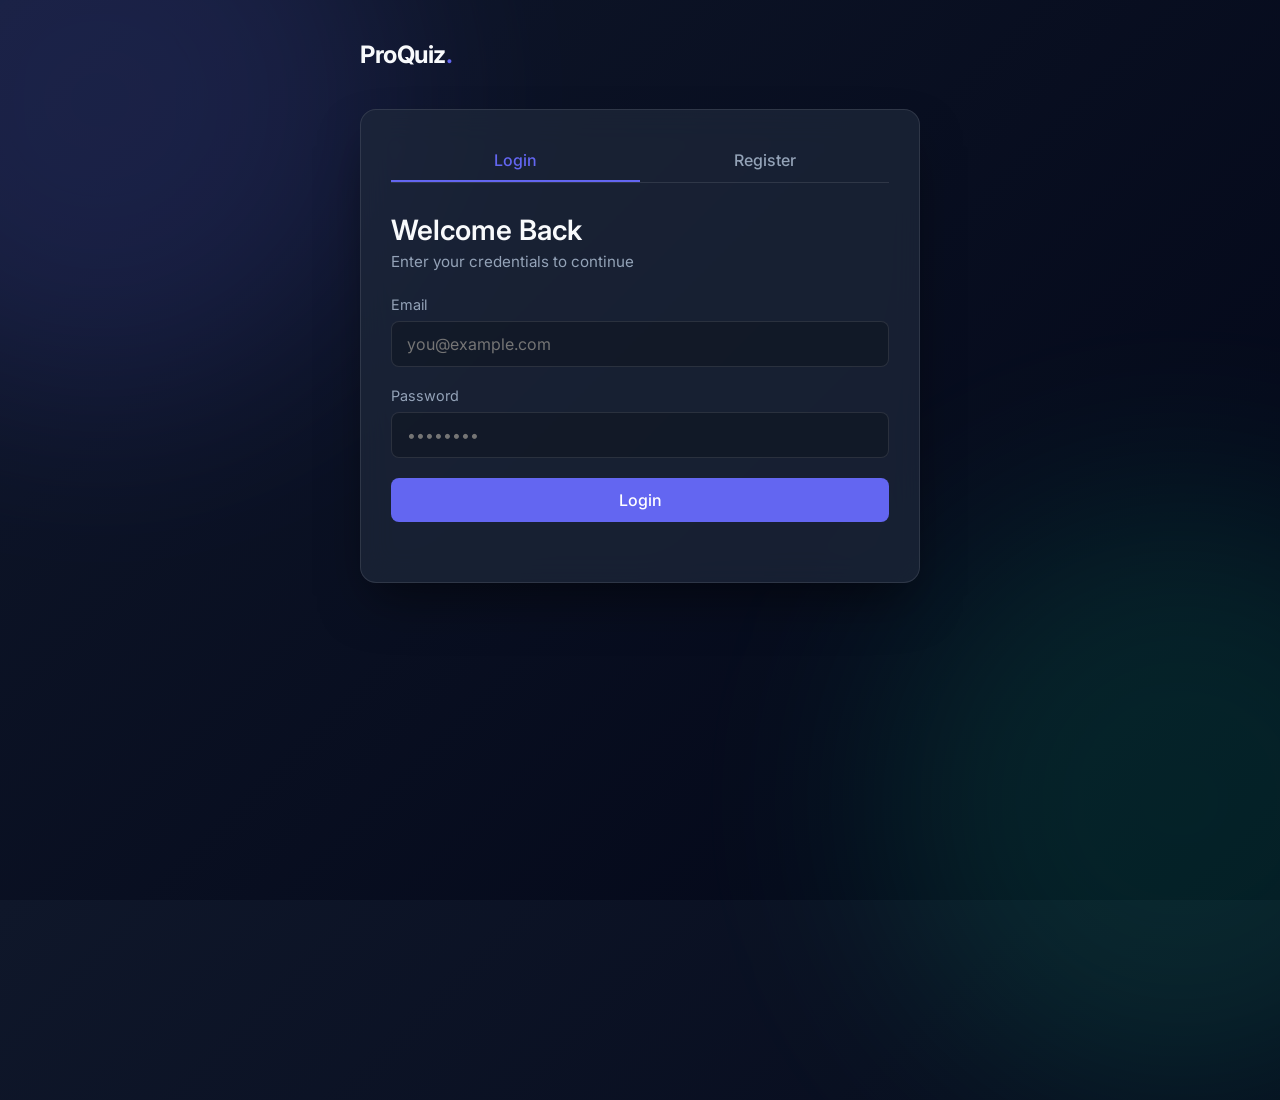
<file: Level-2-Quiz-App/index.html>
<!DOCTYPE html>
<html lang="en">
<head>
    <meta charset="UTF-8">
    <meta name="viewport" content="width=device-width, initial-scale=1.0">
    <title>ProQuiz - Master Your Tech Skills</title>
    <!-- Modern modern font -->
    <link href="https://fonts.googleapis.com/css2?family=Inter:wght@300;400;500;600;700&display=swap" rel="stylesheet">
    <link rel="stylesheet" href="style.css">
</head>
<body>
    <div class="app-container">
        <!-- Header -->
        <header class="header">
            <div class="logo">ProQuiz<span>.</span></div>
            <div id="user-profile" class="user-profile hidden">
                <span id="username-display"></span>
                <button id="logout-btn" class="btn-text">Logout</button>
            </div>
        </header>

        <!-- Main Content Area -->
        <main class="main-content">
            <!-- 1. Authentication Section -->
            <section id="auth-section" class="section glass-card active">
                <div class="auth-tabs">
                    <button class="tab-btn active" data-tab="login">Login</button>
                    <button class="tab-btn" data-tab="register">Register</button>
                </div>
                
                <form id="login-form" class="auth-form active">
                    <h2>Welcome Back</h2>
                    <p class="subtitle">Enter your credentials to continue</p>
                    <div class="input-group">
                        <label for="login-email">Email</label>
                        <input type="email" id="login-email" required placeholder="you@example.com">
                    </div>
                    <div class="input-group">
                        <label for="login-password">Password</label>
                        <input type="password" id="login-password" required placeholder="••••••••">
                    </div>
                    <button type="submit" class="btn-primary w-100">Login</button>
                    <p id="login-error" class="error-msg"></p>
                </form>

                <form id="register-form" class="auth-form hidden">
                    <h2>Create Account</h2>
                    <p class="subtitle">Start your learning journey today</p>
                    <div class="input-group">
                        <label for="reg-name">Full Name</label>
                        <input type="text" id="reg-name" required placeholder="John Doe">
                    </div>
                    <div class="input-group">
                        <label for="reg-email">Email</label>
                        <input type="email" id="reg-email" required placeholder="you@example.com">
                    </div>
                    <div class="input-group">
                        <label for="reg-password">Password</label>
                        <input type="password" id="reg-password" required placeholder="••••••••">
                    </div>
                    <button type="submit" class="btn-primary w-100">Register</button>
                    <p id="reg-error" class="error-msg"></p>
                </form>
            </section>

            <!-- 2. Dashboard Section -->
            <section id="dashboard-section" class="section hidden">
                <div class="dashboard-header">
                    <h2>Select a Domain</h2>
                    <p class="subtitle">Choose a topic to test your knowledge</p>
                </div>
                <div class="domain-grid" id="domain-grid">
                    <!-- Domain cards injected by JS -->
                </div>
                
                <div class="recent-scores glass-card mt-2">
                    <h3>Recent Scores</h3>
                    <div id="history-list" class="history-list">
                        <!-- History injected by JS -->
                    </div>
                </div>
            </section>

            <!-- 3. Quiz Section -->
            <section id="quiz-section" class="section glass-card hidden">
                <div class="quiz-header">
                    <div class="quiz-progress">
                        <span id="current-question-num">1</span> / <span id="total-questions-num">10</span>
                    </div>
                    <div class="timer">
                        <svg width="24" height="24" viewBox="0 0 24 24" fill="none" stroke="currentColor" stroke-width="2" stroke-linecap="round" stroke-linejoin="round"><circle cx="12" cy="12" r="10"></circle><polyline points="12 6 12 12 16 14"></polyline></svg>
                        <span id="time-left">00:30</span>
                    </div>
                </div>
                <div class="progress-bar-container">
                    <div id="progress-bar" class="progress-bar"></div>
                </div>
                
                <div class="question-container">
                    <h3 id="question-text">Loading question...</h3>
                    <div id="options-container" class="options-grid">
                        <!-- Options injected by JS -->
                    </div>
                </div>
                
                <div class="quiz-footer">
                    <div id="feedback-msg" class="feedback-msg"></div>
                    <button id="next-btn" class="btn-primary" disabled>Next Question <svg width="20" height="20" viewBox="0 0 24 24" fill="none" stroke="currentColor" stroke-width="2"><path d="M5 12h14M12 5l7 7-7 7"/></svg></button>
                </div>
            </section>

            <!-- 4. Result Section -->
            <section id="result-section" class="section glass-card hidden">
                <div class="result-header">
                    <h2 id="result-status">Quiz Completed!</h2>
                    <div class="score-circle">
                        <svg viewBox="0 0 36 36" class="circular-chart">
                            <path class="circle-bg" d="M18 2.0845 a 15.9155 15.9155 0 0 1 0 31.831 a 15.9155 15.9155 0 0 1 0 -31.831"/>
                            <path id="score-circle-path" class="circle" stroke-dasharray="0, 100" d="M18 2.0845 a 15.9155 15.9155 0 0 1 0 31.831 a 15.9155 15.9155 0 0 1 0 -31.831"/>
                            <text id="score-percentage" x="18" y="20.35" class="percentage">0%</text>
                        </svg>
                    </div>
                    <p id="total-score-text" class="total-score">You scored X out of Y</p>
                </div>
                
                <div class="stats-grid">
                    <div class="stat-box correct">
                        <span class="stat-label">Correct</span>
                        <span id="correct-count" class="stat-value">0</span>
                    </div>
                    <div class="stat-box wrong">
                        <span class="stat-label">Wrong</span>
                        <span id="wrong-count" class="stat-value">0</span>
                    </div>
                    <div class="stat-box time">
                        <span class="stat-label">Avg Time</span>
                        <span id="avg-time" class="stat-value">0s</span>
                    </div>
                </div>
                
                <div class="suggestion-box mt-2">
                    <h3>Feedback</h3>
                    <p id="improvement-suggestion">Great job!</p>
                </div>
                
                <div class="result-actions mt-2">
                    <button id="retry-btn" class="btn-outline">Try Again</button>
                    <button id="home-btn" class="btn-primary">Back to Dashboard</button>
                </div>
            </section>
        </main>
    </div>

    <script src="data.js"></script>
    <script src="app.js"></script>
</body>
</html>
</file>
<file: Level-2-Quiz-App/style.css>
:root {
    /* Color Palette */
    --primary: #6366f1;
    --primary-hover: #4f46e5;
    --primary-light: #e0e7ff;
    
    --bg-dark: #0f172a;
    --bg-darker: #020617;
    --text-main: #f8fafc;
    --text-muted: #94a3b8;
    
    --success: #10b981;
    --success-light: #d1fae5;
    --danger: #ef4444;
    --danger-light: #fee2e2;
    --warning: #f59e0b;
    
    --surface: rgba(30, 41, 59, 0.7);
    --surface-border: rgba(255, 255, 255, 0.1);
    
    --border-radius-sm: 8px;
    --border-radius-md: 16px;
    --border-radius-lg: 24px;
    
    --transition: all 0.3s cubic-bezier(0.4, 0, 0.2, 1);
}

* {
    margin: 0;
    padding: 0;
    box-sizing: border-box;
}

body {
    font-family: 'Inter', sans-serif;
    background: linear-gradient(135deg, var(--bg-dark), var(--bg-darker));
    color: var(--text-main);
    min-height: 100vh;
    display: flex;
    justify-content: center;
    align-items: center;
    overflow-x: hidden;
}

/* Background blob effects */
body::before, body::after {
    content: '';
    position: absolute;
    width: 600px;
    height: 600px;
    border-radius: 50%;
    filter: blur(100px);
    z-index: -1;
    opacity: 0.15;
}

body::before {
    background: var(--primary);
    top: -200px;
    left: -200px;
}

body::after {
    background: var(--success);
    bottom: -200px;
    right: -200px;
}

.app-container {
    width: 100%;
    max-width: 600px;
    padding: 20px;
    display: flex;
    flex-direction: column;
    height: 100vh;
    max-height: 900px;
}

/* Header */
.header {
    display: flex;
    justify-content: space-between;
    align-items: center;
    padding: 20px 0;
    margin-bottom: 20px;
}

.logo {
    font-size: 1.5rem;
    font-weight: 700;
    letter-spacing: -0.5px;
}

.logo span {
    color: var(--primary);
}

.user-profile {
    display: flex;
    align-items: center;
    gap: 15px;
    font-size: 0.9rem;
    color: var(--text-muted);
}

#username-display {
    font-weight: 500;
    color: var(--text-main);
}

/* Utilities */
.hidden {
    display: none !important;
}

.mt-2 { margin-top: 20px; }
.mb-2 { margin-bottom: 20px; }
.w-100 { width: 100%; }

/* Glass Card */
.glass-card {
    background: var(--surface);
    backdrop-filter: blur(16px);
    -webkit-backdrop-filter: blur(16px);
    border: 1px solid var(--surface-border);
    border-radius: var(--border-radius-md);
    padding: 30px;
    box-shadow: 0 25px 50px -12px rgba(0, 0, 0, 0.5);
}

section {
    animation: fadeIn 0.4s ease-out;
}

@keyframes fadeIn {
    from { opacity: 0; transform: translateY(10px); }
    to { opacity: 1; transform: translateY(0); }
}

/* Typography */
h2 {
    font-size: 1.75rem;
    margin-bottom: 5px;
    font-weight: 600;
}

.subtitle {
    color: var(--text-muted);
    font-size: 0.95rem;
    margin-bottom: 25px;
}

/* Buttons */
button {
    font-family: 'Inter', sans-serif;
    cursor: pointer;
    border: none;
    outline: none;
    transition: var(--transition);
}

.btn-primary {
    background: var(--primary);
    color: white;
    padding: 12px 24px;
    border-radius: var(--border-radius-sm);
    font-size: 1rem;
    font-weight: 500;
    display: flex;
    align-items: center;
    justify-content: center;
    gap: 10px;
}

.btn-primary:hover:not(:disabled) {
    background: var(--primary-hover);
    transform: translateY(-2px);
    box-shadow: 0 10px 15px -3px rgba(99, 102, 241, 0.4);
}

.btn-primary:active:not(:disabled) {
    transform: translateY(0);
}

.btn-primary:disabled {
    opacity: 0.5;
    cursor: not-allowed;
}

.btn-outline {
    background: transparent;
    color: var(--text-main);
    border: 1px solid var(--surface-border);
    padding: 12px 24px;
    border-radius: var(--border-radius-sm);
    font-size: 1rem;
    font-weight: 500;
}

.btn-outline:hover {
    background: rgba(255, 255, 255, 0.05);
}

.btn-text {
    background: none;
    color: var(--text-muted);
    font-weight: 500;
}

.btn-text:hover {
    color: var(--danger);
}

/* Forms */
.auth-tabs {
    display: flex;
    margin-bottom: 30px;
    border-bottom: 1px solid var(--surface-border);
}

.tab-btn {
    flex: 1;
    background: none;
    color: var(--text-muted);
    padding: 10px;
    font-size: 1rem;
    font-weight: 500;
    position: relative;
    border-bottom: 2px solid transparent;
}

.tab-btn.active {
    color: var(--primary);
    border-bottom: 2px solid var(--primary);
}

.input-group {
    margin-bottom: 20px;
    text-align: left;
}

.input-group label {
    display: block;
    margin-bottom: 8px;
    font-size: 0.9rem;
    color: var(--text-muted);
}

.input-group input {
    width: 100%;
    padding: 12px 15px;
    background: rgba(0, 0, 0, 0.2);
    border: 1px solid var(--surface-border);
    border-radius: var(--border-radius-sm);
    color: var(--text-main);
    font-family: 'Inter', sans-serif;
    font-size: 1rem;
    transition: var(--transition);
}

.input-group input:focus {
    outline: none;
    border-color: var(--primary);
    box-shadow: 0 0 0 3px rgba(99, 102, 241, 0.2);
}

.error-msg {
    color: var(--danger);
    font-size: 0.85rem;
    margin-top: 10px;
    text-align: center;
    min-height: 20px;
}

/* Dashboard */
.domain-grid {
    display: grid;
    grid-template-columns: repeat(2, 1fr);
    gap: 15px;
}

.domain-card {
    background: var(--surface);
    border: 1px solid var(--surface-border);
    border-radius: var(--border-radius-md);
    padding: 20px;
    text-align: center;
    cursor: pointer;
    transition: var(--transition);
    display: flex;
    flex-direction: column;
    align-items: center;
    gap: 10px;
}

.domain-card:hover {
    transform: translateY(-5px);
    border-color: var(--primary);
    background: rgba(30, 41, 59, 0.9);
    box-shadow: 0 10px 25px -5px rgba(0, 0, 0, 0.5);
}

.domain-icon {
    font-size: 2rem;
}

.domain-title {
    font-weight: 600;
    font-size: 1rem;
}

.domain-meta {
    font-size: 0.8rem;
    color: var(--text-muted);
}

.history-list {
    display: flex;
    flex-direction: column;
    gap: 10px;
    margin-top: 15px;
}

.history-item {
    display: flex;
    justify-content: space-between;
    padding: 15px;
    background: rgba(0, 0, 0, 0.2);
    border-radius: var(--border-radius-sm);
    font-size: 0.9rem;
}

.history-item .score {
    font-weight: 600;
    color: var(--primary);
}

/* Quiz Section */
.quiz-header {
    display: flex;
    justify-content: space-between;
    align-items: center;
    margin-bottom: 15px;
}

.quiz-progress {
    font-size: 0.9rem;
    font-weight: 500;
    color: var(--text-muted);
}

.timer {
    display: flex;
    align-items: center;
    gap: 8px;
    background: rgba(0, 0, 0, 0.3);
    padding: 8px 15px;
    border-radius: 20px;
    font-weight: 600;
    color: var(--warning);
}

.timer.danger {
    color: var(--danger);
    animation: pulse 1s infinite;
}

@keyframes pulse {
    0% { transform: scale(1); }
    50% { transform: scale(1.05); }
    100% { transform: scale(1); }
}

.progress-bar-container {
    width: 100%;
    height: 6px;
    background: rgba(255, 255, 255, 0.1);
    border-radius: 3px;
    margin-bottom: 30px;
    overflow: hidden;
}

.progress-bar {
    height: 100%;
    background: var(--primary);
    width: 0%;
    transition: width 0.3s ease;
}

.question-container h3 {
    font-size: 1.25rem;
    line-height: 1.5;
    margin-bottom: 25px;
    font-weight: 500;
}

.options-grid {
    display: flex;
    flex-direction: column;
    gap: 12px;
}

.option-btn {
    text-align: left;
    padding: 15px 20px;
    background: rgba(255, 255, 255, 0.03);
    border: 1px solid var(--surface-border);
    border-radius: var(--border-radius-sm);
    color: var(--text-main);
    font-size: 1rem;
    transition: var(--transition);
}

.option-btn:hover:not(:disabled) {
    background: rgba(255, 255, 255, 0.08);
    border-color: rgba(255, 255, 255, 0.3);
}

.option-btn.selected {
    background: rgba(99, 102, 241, 0.1);
    border-color: var(--primary);
}

.option-btn.correct {
    background: rgba(16, 185, 129, 0.1);
    border-color: var(--success);
    color: var(--success);
}

.option-btn.wrong {
    background: rgba(239, 68, 68, 0.1);
    border-color: var(--danger);
    color: var(--danger);
}

.quiz-footer {
    display: flex;
    justify-content: space-between;
    align-items: center;
    margin-top: 30px;
}

.feedback-msg {
    font-size: 0.95rem;
    font-weight: 500;
}

.feedback-msg.correct-text { color: var(--success); }
.feedback-msg.wrong-text { color: var(--danger); }

/* Results Section */
.result-header {
    text-align: center;
    margin-bottom: 30px;
}

.score-circle {
    width: 150px;
    height: 150px;
    margin: 20px auto;
}

.circular-chart {
    display: block;
    margin: 0 auto;
    max-width: 80%;
    max-height: 250px;
}

.circle-bg {
    fill: none;
    stroke: rgba(255, 255, 255, 0.1);
    stroke-width: 2.5;
}

.circle {
    fill: none;
    stroke-width: 2.5;
    stroke-linecap: round;
    animation: progress 1s ease-out forwards;
}

@keyframes progress {
    0% { stroke-dasharray: 0 100; }
}

.percentage {
    fill: var(--text-main);
    font-family: 'Inter', sans-serif;
    font-weight: 700;
    font-size: 8px;
    text-anchor: middle;
}

.total-score {
    color: var(--text-muted);
    font-size: 1.1rem;
}

.stats-grid {
    display: grid;
    grid-template-columns: repeat(3, 1fr);
    gap: 15px;
    margin-bottom: 25px;
}

.stat-box {
    background: rgba(0, 0, 0, 0.2);
    padding: 15px;
    border-radius: var(--border-radius-sm);
    text-align: center;
    display: flex;
    flex-direction: column;
    gap: 5px;
}

.stat-box.correct { border-bottom: 2px solid var(--success); }
.stat-box.wrong { border-bottom: 2px solid var(--danger); }
.stat-box.time { border-bottom: 2px solid var(--primary); }

.stat-label {
    font-size: 0.8rem;
    color: var(--text-muted);
    text-transform: uppercase;
    letter-spacing: 1px;
}

.stat-value {
    font-size: 1.5rem;
    font-weight: 600;
}

.suggestion-box {
    background: rgba(255, 255, 255, 0.03);
    padding: 20px;
    border-radius: var(--border-radius-sm);
    border-left: 3px solid var(--primary);
}

.suggestion-box h3 {
    font-size: 1rem;
    margin-bottom: 8px;
    color: var(--text-muted);
}

.suggestion-box p {
    font-size: 1.05rem;
    line-height: 1.5;
}

.result-actions {
    display: flex;
    gap: 15px;
}

.result-actions button {
    flex: 1;
}

/* Responsive */
@media (max-width: 480px) {
    .domain-grid {
        grid-template-columns: 1fr;
    }
    
    .stats-grid {
        gap: 10px;
    }
    
    .stat-value {
        font-size: 1.25rem;
    }
    
    .glass-card {
        padding: 20px;
    }
    
    .result-actions {
        flex-direction: column;
    }
}
</file>
